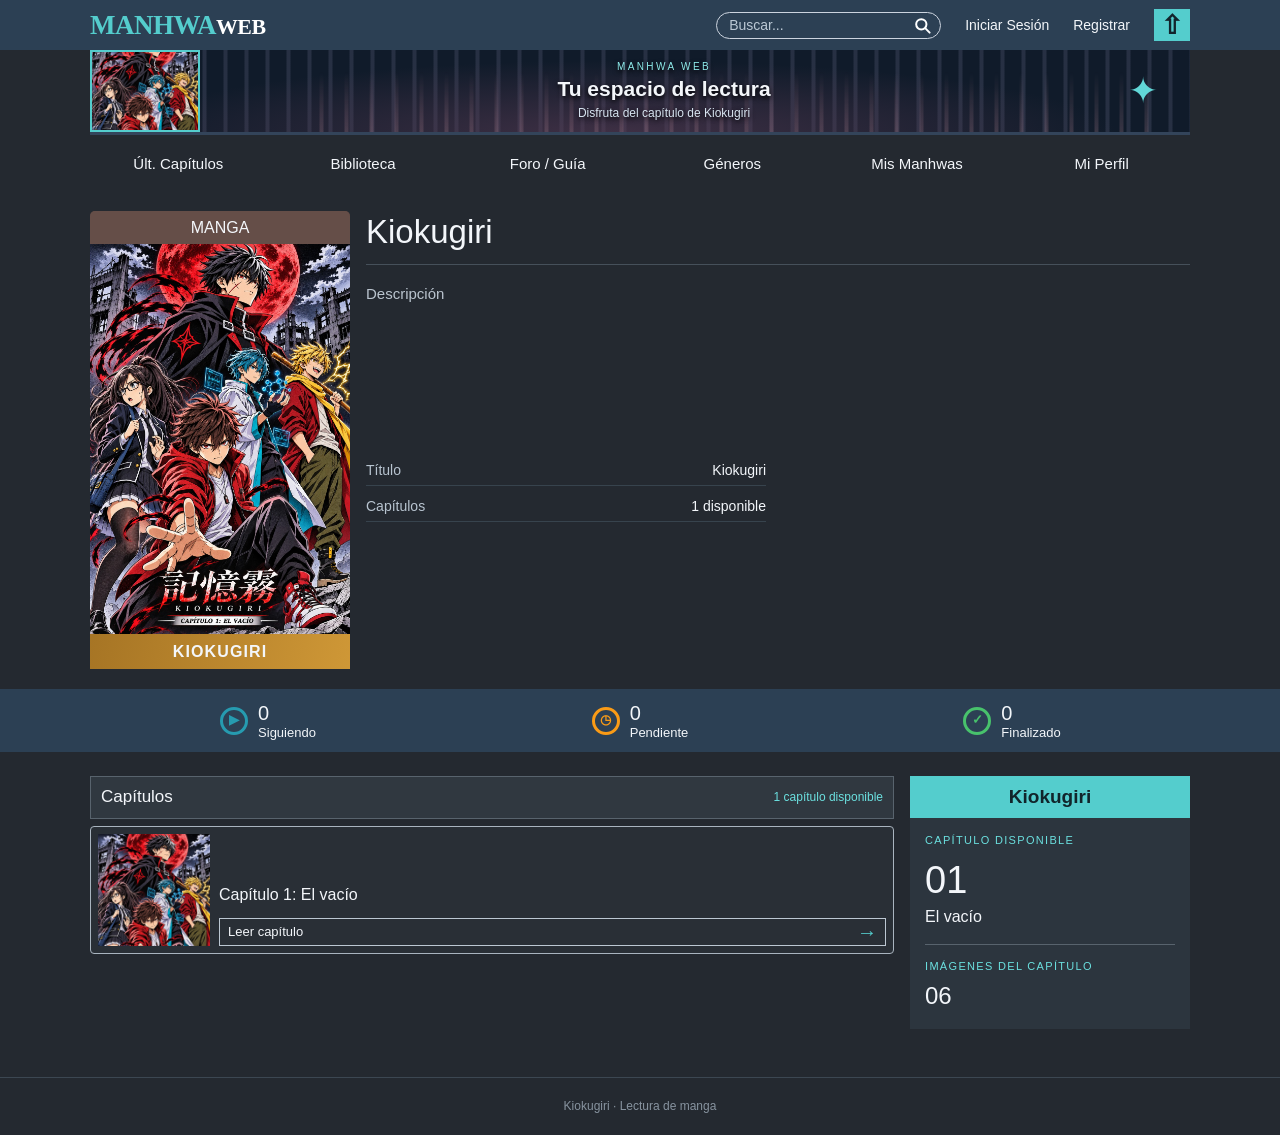
<file: index.html>
<!DOCTYPE html>
<html lang="es">
<head>
  <meta charset="UTF-8">
  <meta name="viewport" content="width=device-width, initial-scale=1.0">
  <meta name="theme-color" content="#2c4054">
  <meta name="description" content="Ficha del manga Kiokugiri y acceso al capítulo 1.">
  <title>Kiokugiri | Manhwa Web</title>
  <link rel="stylesheet" href="styles.css">
</head>
<body>
  <!-- ENCABEZADO -->
  <header class="topbar">
    <div class="container topbar-inner">
      <div class="brand" aria-label="Manhwa Web">
        <span>MANHWA</span><strong>WEB</strong>
      </div>
      <div class="topbar-right">
        <!-- Elementos visuales para mantener el estilo de la referencia. -->
        <div class="search-display" aria-hidden="true">
          <span>Buscar...</span>
          <svg viewBox="0 0 24 24" width="19" height="19" fill="none" stroke="currentColor" stroke-width="2.5" stroke-linecap="round" stroke-linejoin="round">
            <circle cx="10.5" cy="10.5" r="6.5"></circle>
            <path d="m16 16 5 5"></path>
          </svg>
        </div>
        <span class="topbar-label">Iniciar Sesión</span>
        <span class="topbar-label">Registrar</span>
        <span class="topbar-icon" aria-hidden="true">⇧</span>
      </div>
    </div>
  </header>

  <div class="container">
    <!-- BANNER DECORATIVO; NO REQUIERE AUDIO NI INTERNET -->
    <section class="banner" aria-label="Sección de manga">
      <img src="assets/portada.png" alt="Miniatura de Kiokugiri" class="banner-cover">
      <div class="banner-message">
        <span class="banner-eyebrow">MANHWA WEB</span>
        <strong>Tu espacio de lectura</strong>
        <span class="banner-subtext">Disfruta del capítulo de Kiokugiri</span>
      </div>
      <span class="banner-decor" aria-hidden="true">✦</span>
    </section>

    <!-- MENÚ VISUAL: no contiene enlaces adicionales -->
    <nav class="site-nav" aria-label="Secciones de la página">
      <span>Últ. Capítulos</span>
      <span>Biblioteca</span>
      <span>Foro / Guía</span>
      <span>Géneros</span>
      <span>Mis Manhwas</span>
      <span>Mi Perfil</span>
    </nav>

    <!-- FICHA DEL MANGA -->
    <main id="contenido">
      <section class="manga-profile">
        <div class="cover-card">
          <div class="cover-card-top">MANGA</div>
          <img class="main-cover" src="assets/portada.png" alt="Portada del manga Kiokugiri">
          <div class="cover-card-bottom">KIOKUGIRI</div>
        </div>

        <div class="manga-info">
          <h1>Kiokugiri</h1>
          <div class="manga-rule"></div>
          <h2 class="small-heading">Descripción</h2>
          <!-- La descripción queda intencionalmente vacía. -->
          <div class="description-space"></div>
          <div class="details">
            <div class="detail-item"><span class="detail-label">Título</span><strong>Kiokugiri</strong></div>
            <div class="detail-item"><span class="detail-label">Capítulos</span><strong>1 disponible</strong></div>
          </div>
        </div>
      </section>
    </main>
  </div>

  <!-- FRANJA ESTADÍSTICA INSPIRADA EN LA REFERENCIA -->
  <section class="stats-band" aria-label="Indicadores de lectura">
    <div class="container stats-list">
      <div class="stat"><span class="stat-icon cyan">▶</span><span><strong>0</strong><small>Siguiendo</small></span></div>
      <div class="stat"><span class="stat-icon amber">◷</span><span><strong>0</strong><small>Pendiente</small></span></div>
      <div class="stat"><span class="stat-icon green">✓</span><span><strong>0</strong><small>Finalizado</small></span></div>
    </div>
  </section>

  <!-- ÚNICO ENLACE DE ESTA PÁGINA: CAPÍTULO 1 -->
  <section class="container chapters-layout" aria-labelledby="chapters-title">
    <div class="chapters-column">
      <div class="chapters-heading">
        <h2 id="chapters-title">Capítulos</h2>
        <span>1 capítulo disponible</span>
      </div>
      <a class="chapter-link" href="capitulo1.html" aria-label="Leer Kiokugiri capítulo 1: El vacío">
        <img src="assets/portada.png" alt="" class="chapter-thumbnail">
        <div class="chapter-description">
          <div class="chapter-title">Capítulo 1: El vacío</div>
          <div class="chapter-bottom">
            <span>Leer capítulo</span>
            <span class="chapter-arrow" aria-hidden="true">→</span>
          </div>
        </div>
      </a>
    </div>
    <aside class="sidebar" aria-label="Acerca de esta obra">
      <div class="sidebar-title">Kiokugiri</div>
      <div class="sidebar-body">
        <span class="sidebar-subtitle">CAPÍTULO DISPONIBLE</span>
        <strong>01</strong>
        <p>El vacío</p>
        <div class="sidebar-divider"></div>
        <span class="sidebar-subtitle">IMÁGENES DEL CAPÍTULO</span>
        <strong class="image-count">06</strong>
      </div>
    </aside>
  </section>
  <footer class="footer">Kiokugiri · Lectura de manga</footer>
</body>
</html>
</file>
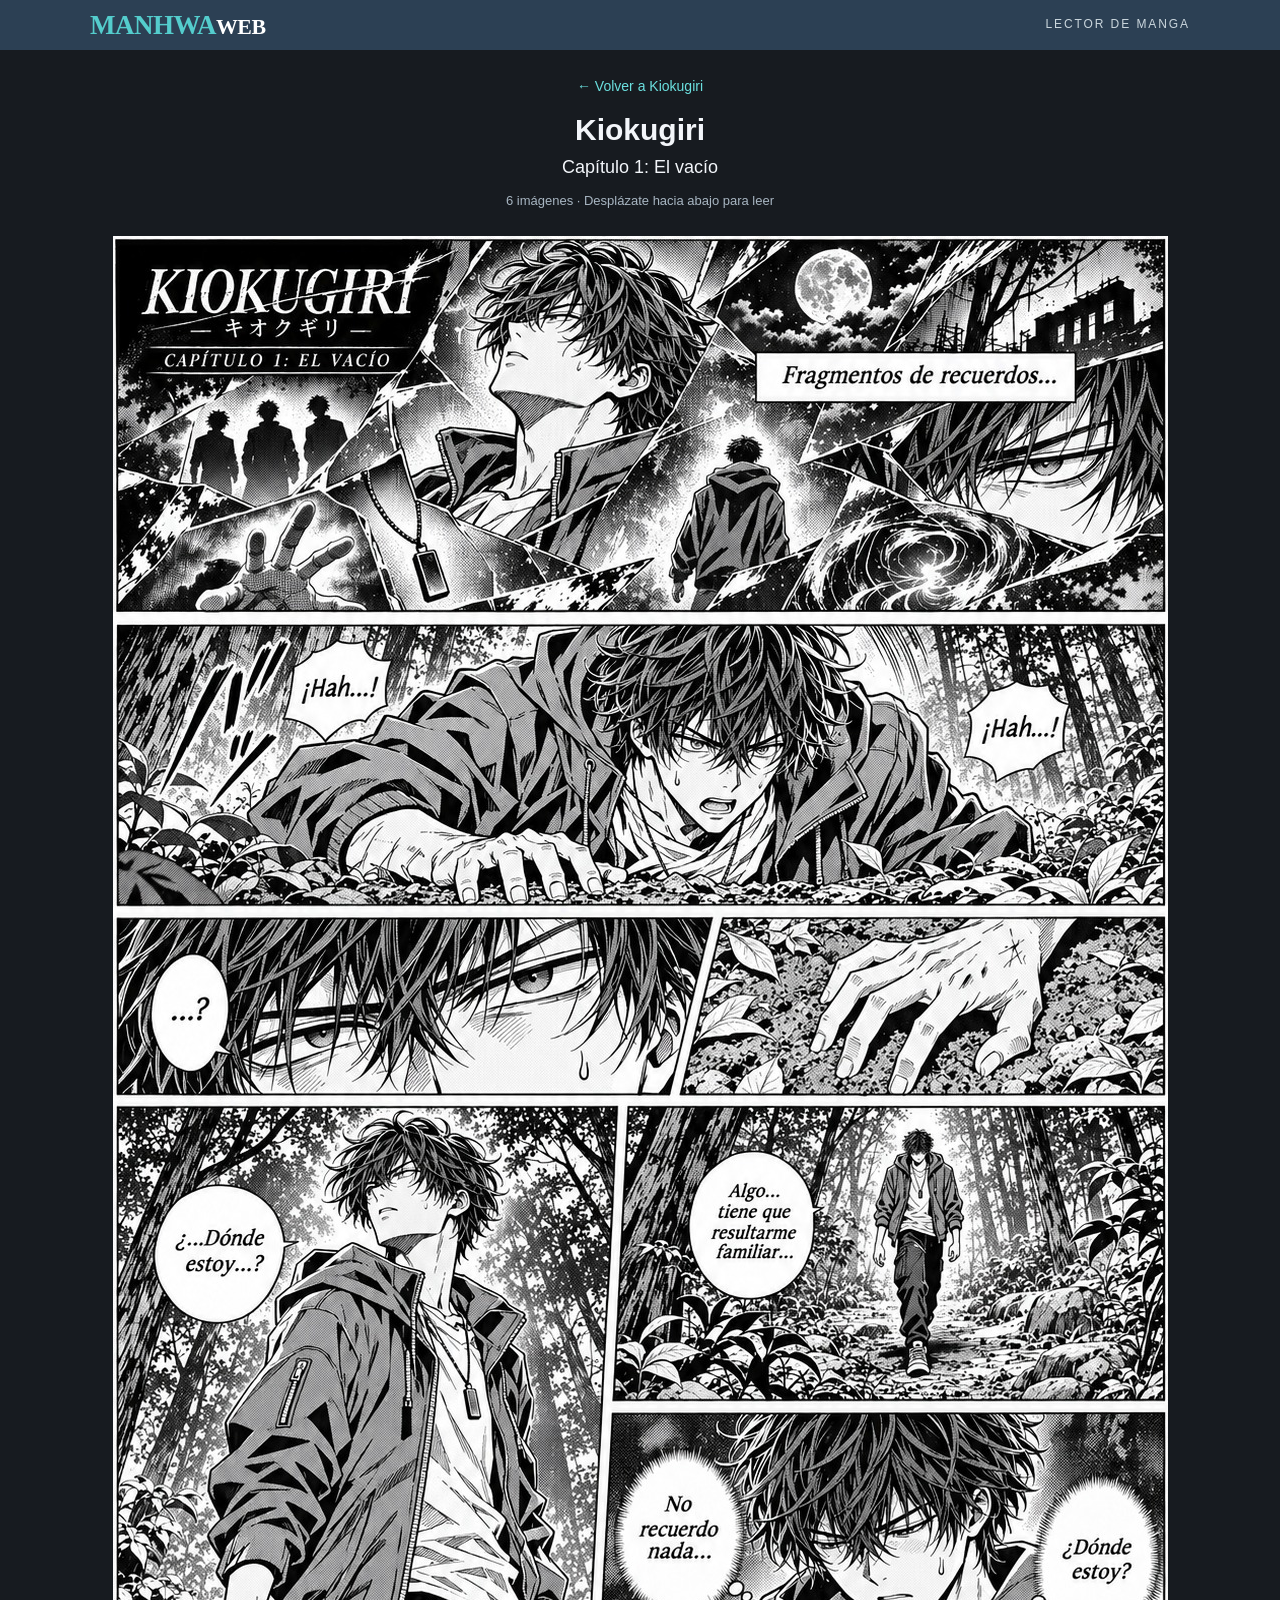
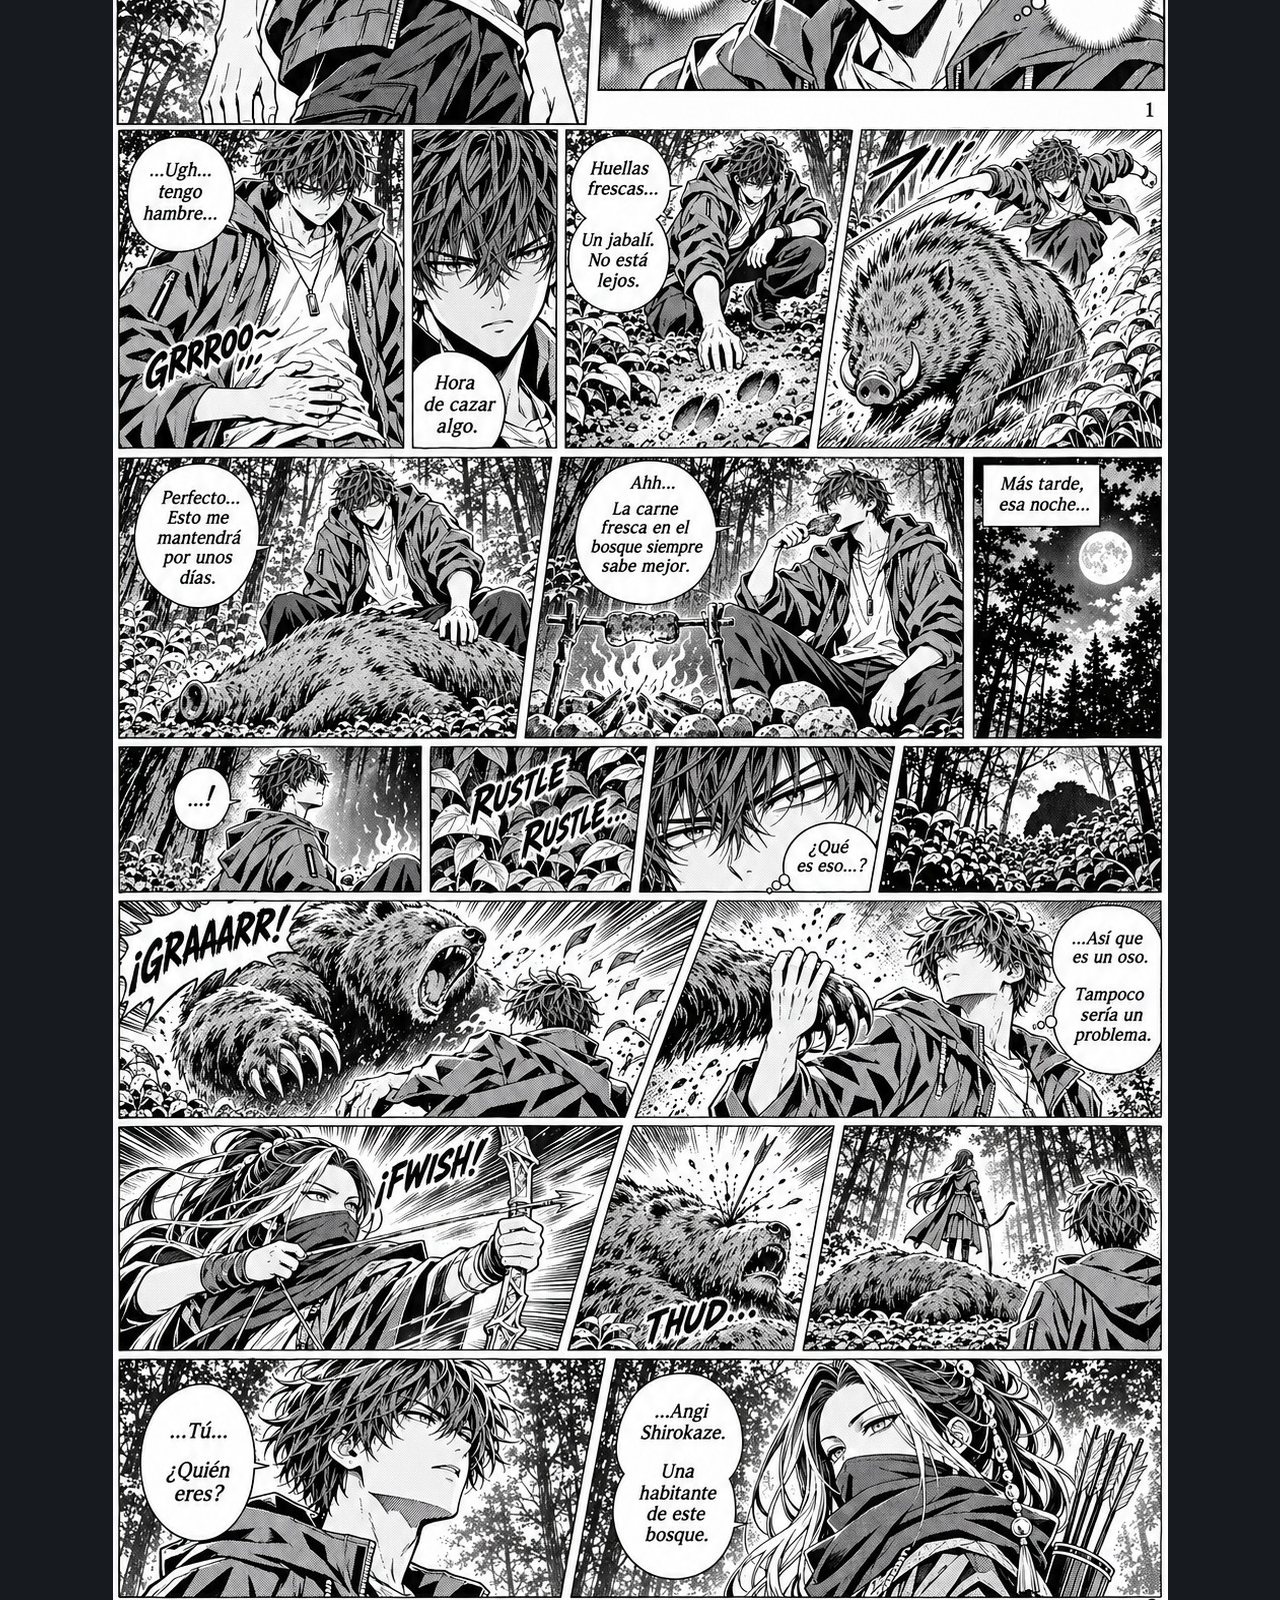
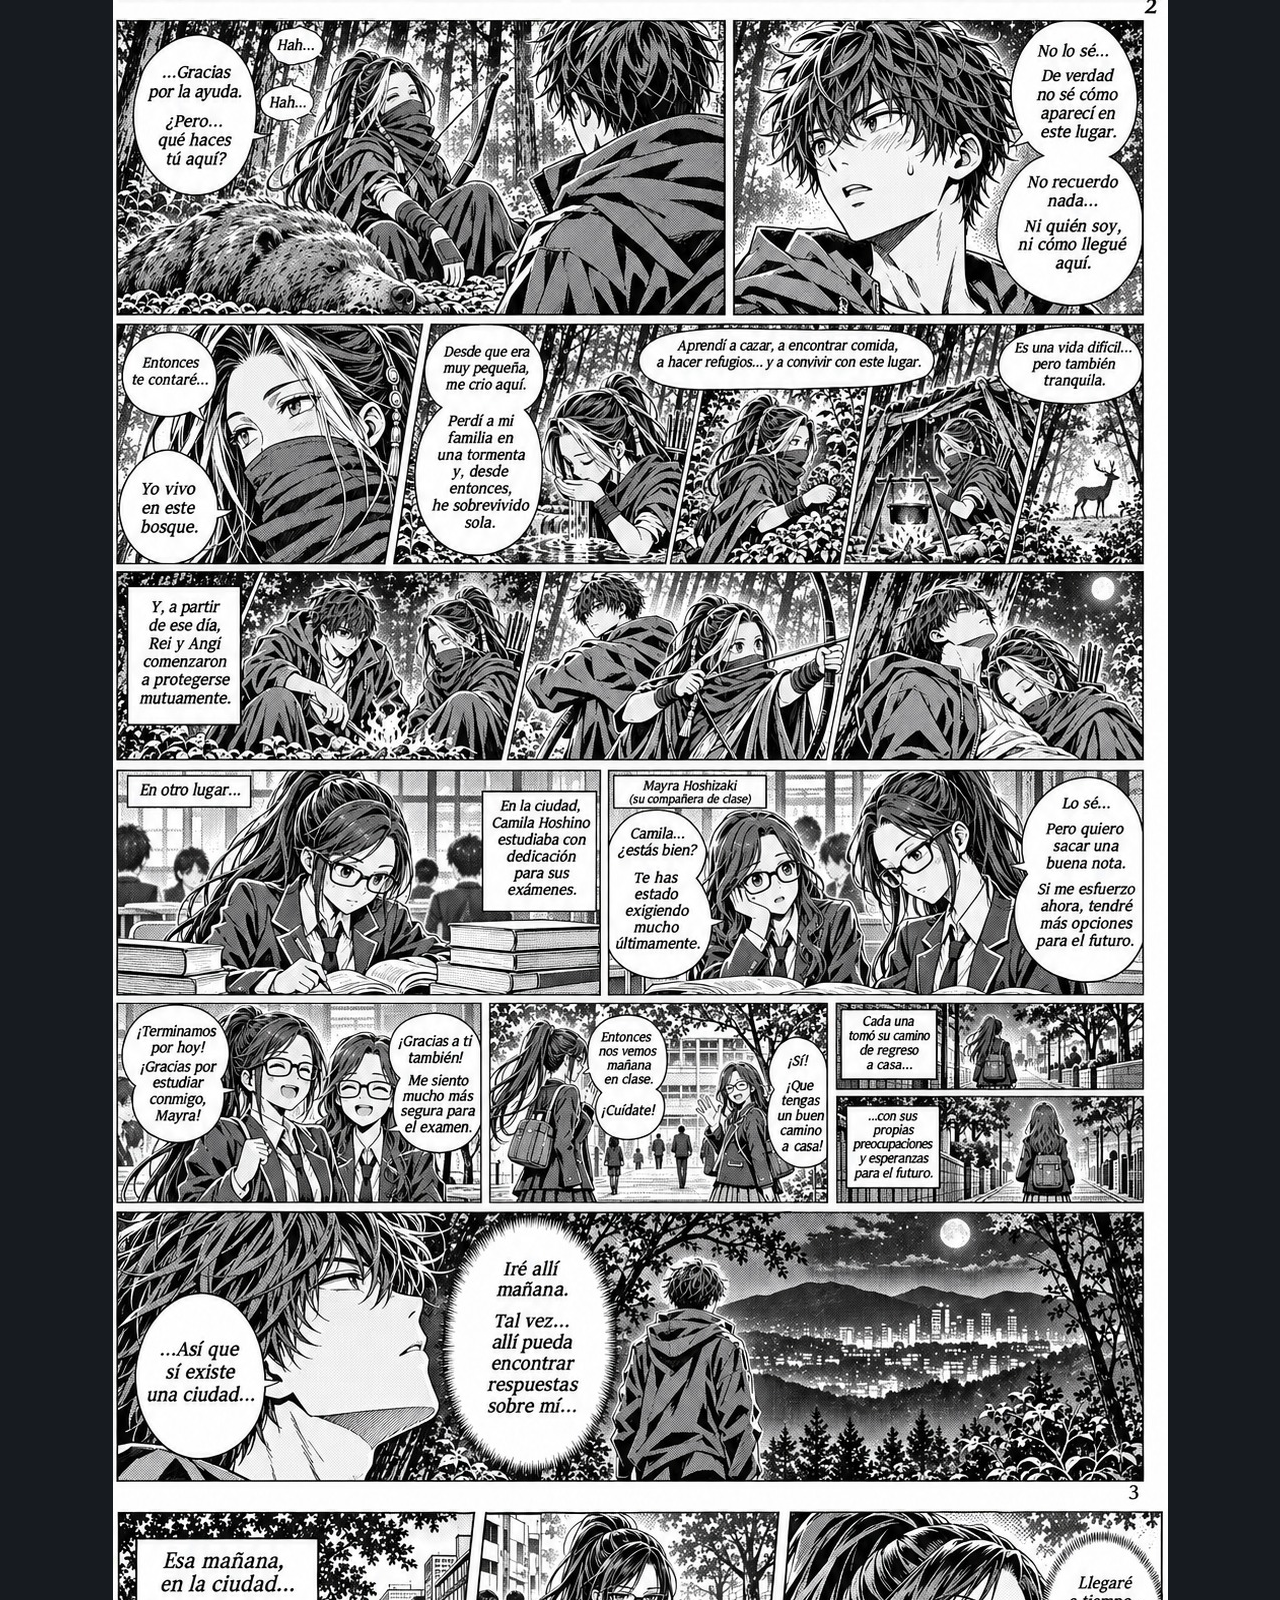
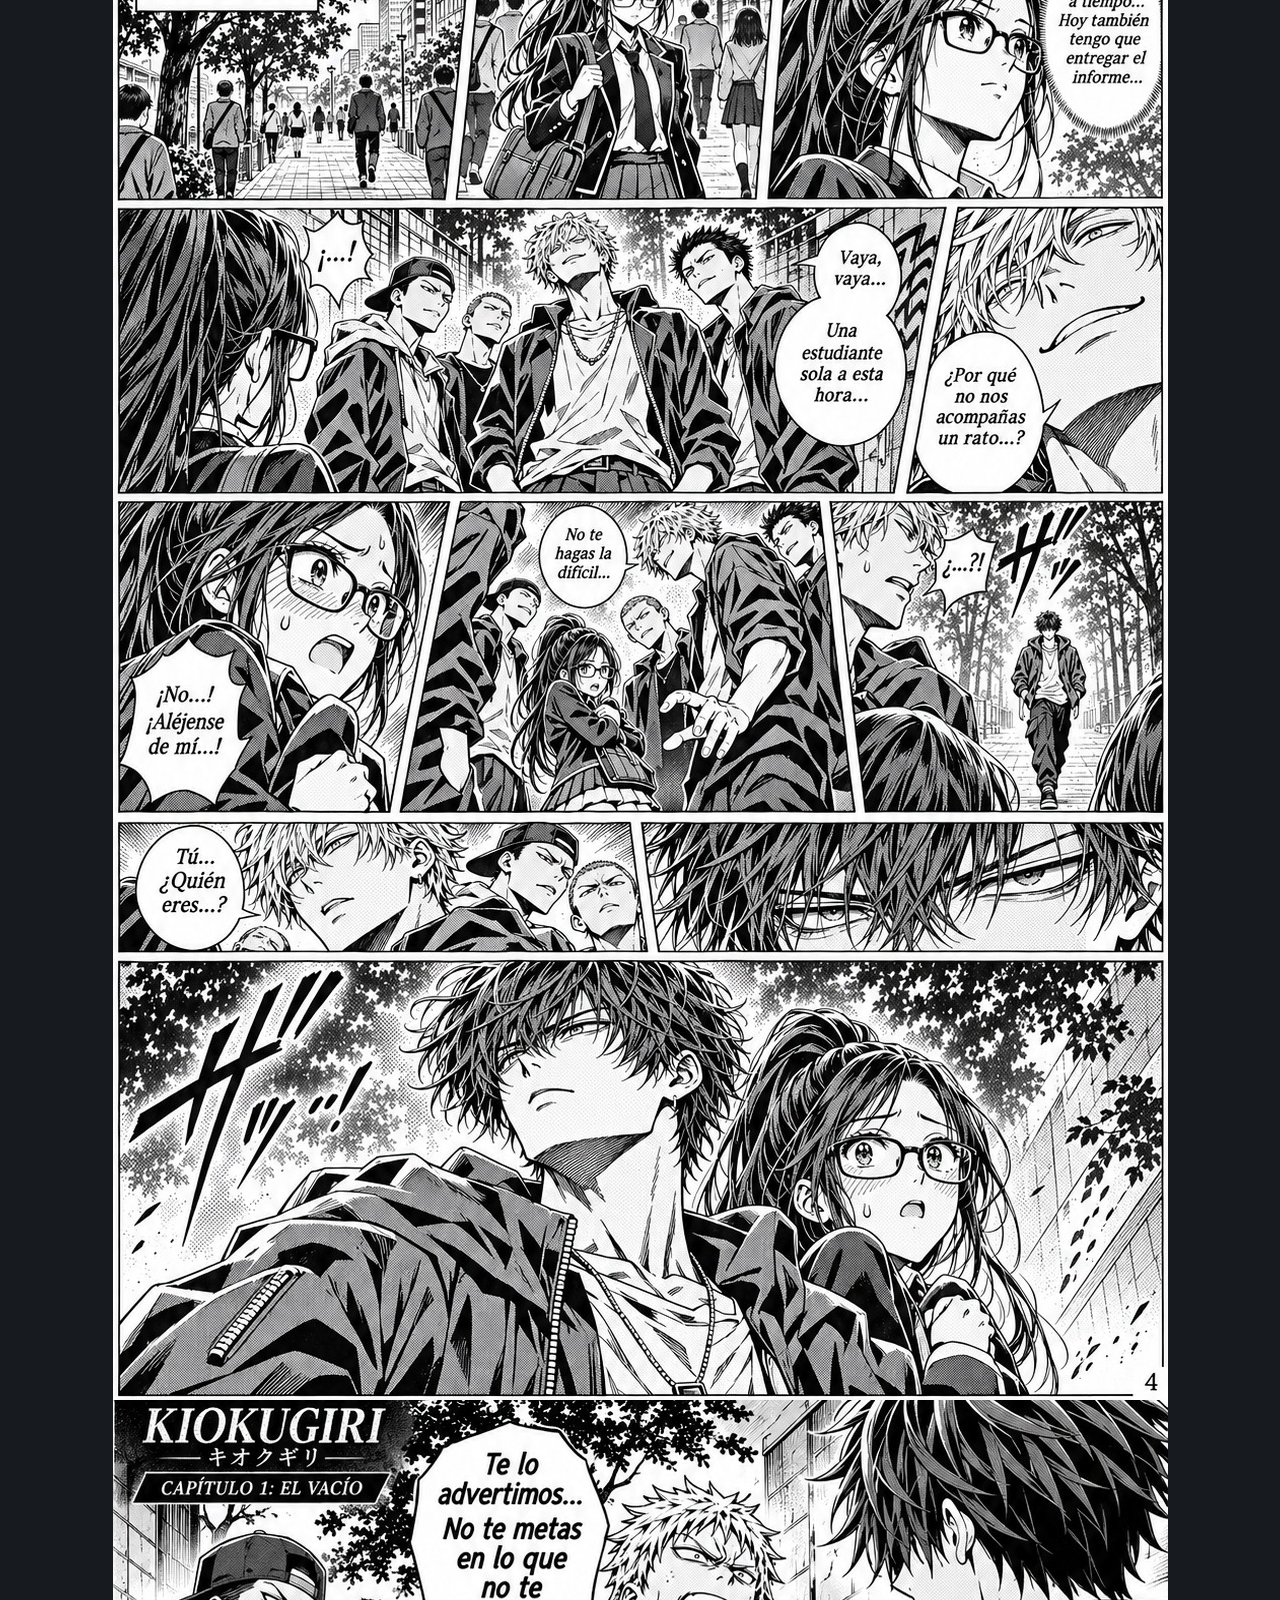
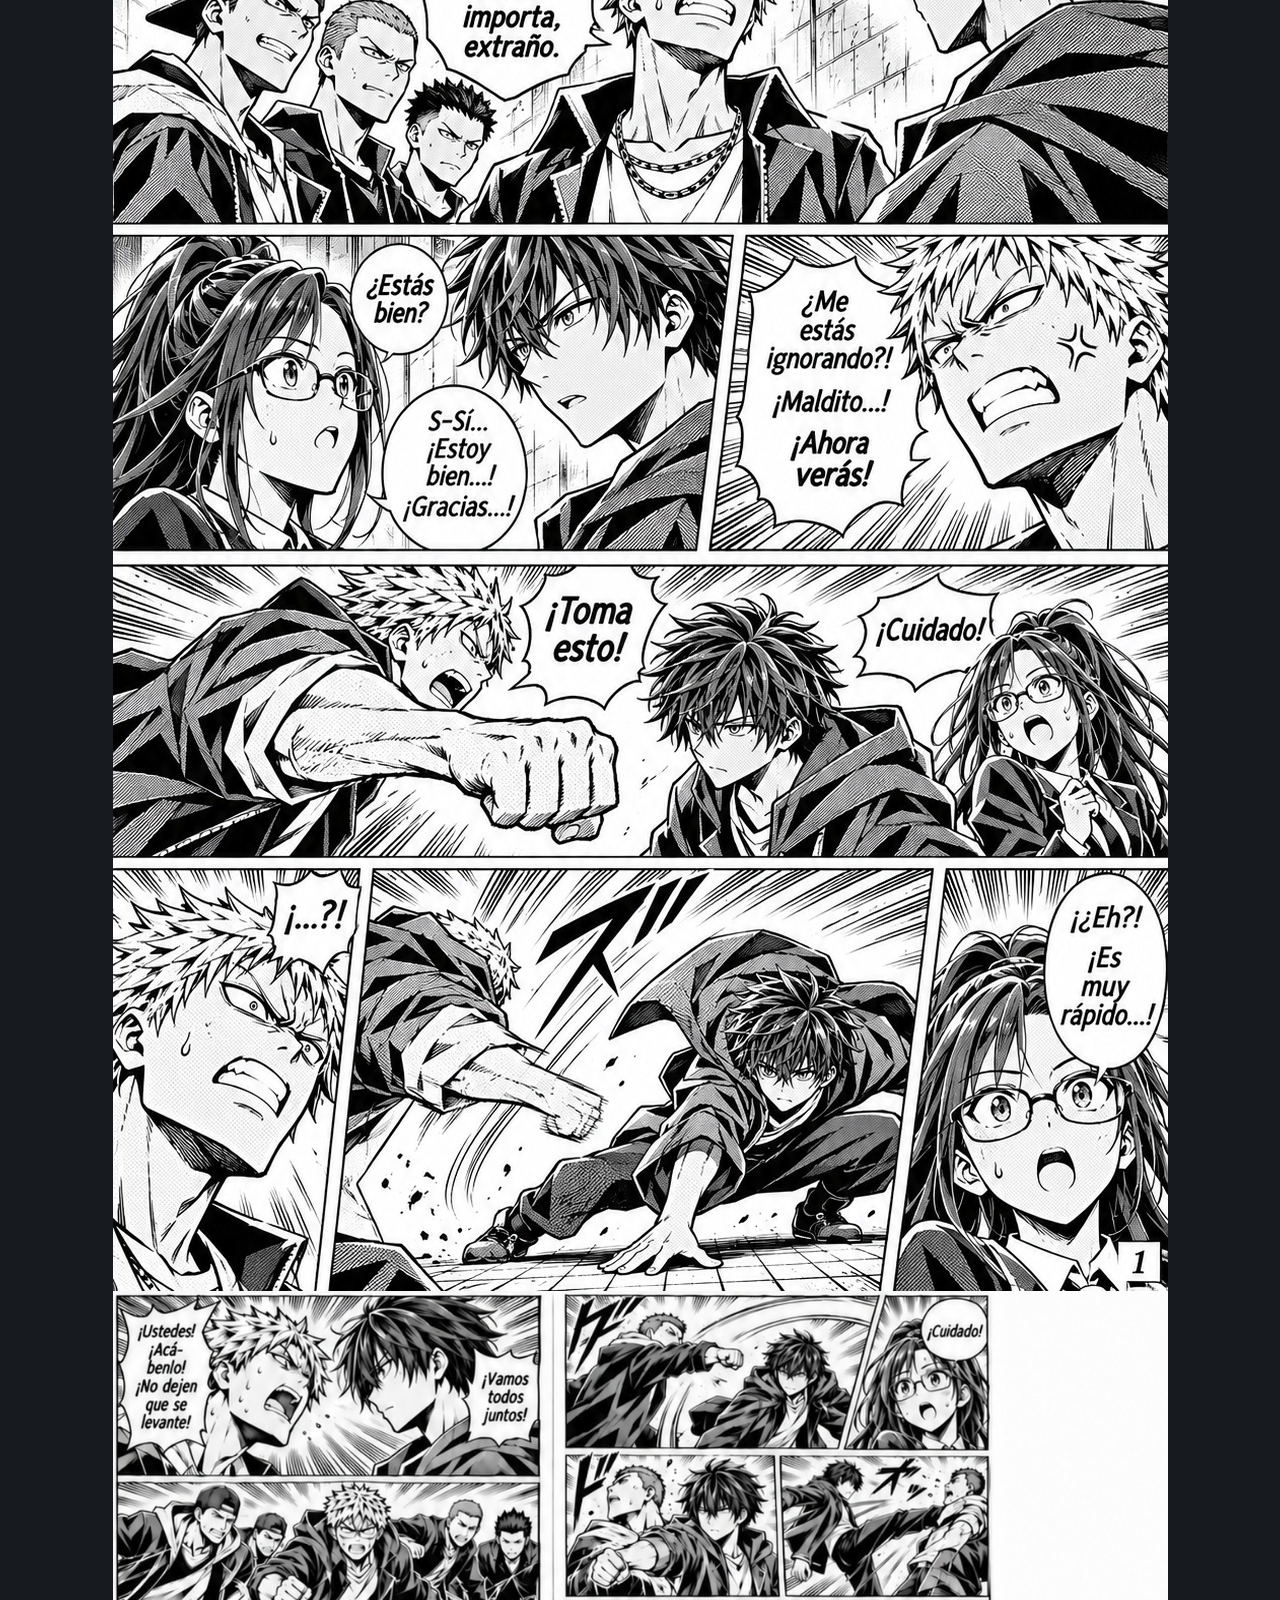
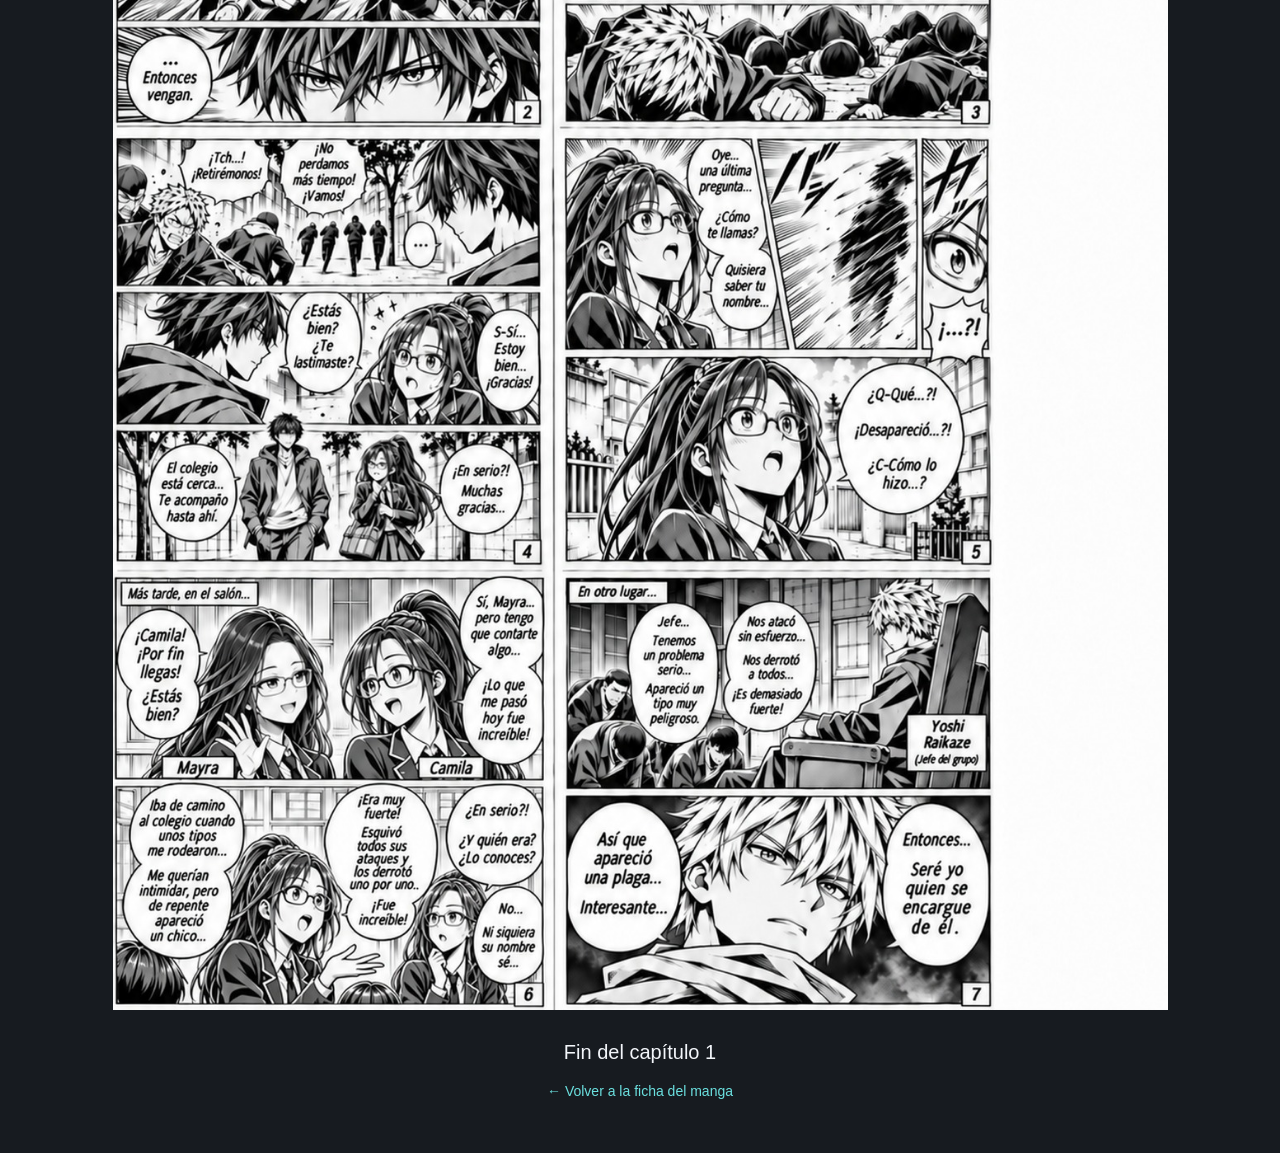
<file: capitulo1.html>
<!DOCTYPE html>
<html lang="es">
<head>
  <meta charset="UTF-8">
  <meta name="viewport" content="width=device-width, initial-scale=1.0">
  <meta name="theme-color" content="#2c4054">
  <title>Kiokugiri — Capítulo 1: El vacío</title>
  <link rel="stylesheet" href="styles.css">
</head>
<body class="reader-page">
  <header class="topbar">
    <div class="container topbar-inner">
      <div class="brand" aria-label="Manhwa Web">
        <span>MANHWA</span><strong>WEB</strong>
      </div>
      <span class="reader-header-label">LECTOR DE MANGA</span>
    </div>
  </header>

  <main>
    <div class="reader-top container">
      <a class="back-link" href="index.html">← Volver a Kiokugiri</a>
      <h1>Kiokugiri</h1>
      <p>Capítulo 1: El vacío</p>
      <span class="reader-count">6 imágenes · Desplázate hacia abajo para leer</span>
    </div>

    <!-- Las seis imágenes aparecen exactamente en el orden enviado. -->
    <div class="manga-reader" aria-label="Imágenes del capítulo 1 de Kiokugiri">
      <img src="assets/pagina-01.png" alt="Kiokugiri, capítulo 1, imagen 1" width="1055" height="1491" fetchpriority="high">
      <img src="assets/pagina-02.png" alt="Kiokugiri, capítulo 1, imagen 2" width="1055" height="1491" loading="lazy">
      <img src="assets/pagina-03.png" alt="Kiokugiri, capítulo 1, imagen 3" width="1055" height="1491" loading="lazy">
      <img src="assets/pagina-04.png" alt="Kiokugiri, capítulo 1, imagen 4" width="1055" height="1491" loading="lazy">
      <img src="assets/pagina-05.png" alt="Kiokugiri, capítulo 1, imagen 5" width="1055" height="1491" loading="lazy">
      <img src="assets/pagina-06.png" alt="Kiokugiri, capítulo 1, imagen 6" width="1280" height="1600" loading="lazy">
    </div>

    <div class="reader-bottom container">
      <p>Fin del capítulo 1</p>
      <a href="index.html" class="back-link">← Volver a la ficha del manga</a>
    </div>
  </main>
</body>
</html>
</file>
<file: styles.css>
/* ===========================================
   KIOKUGIRI | ESTILOS GENERALES
   Modifica las variables para cambiar colores.
   =========================================== */
:root {
  --bg: #242930;
  --surface: #292f36;
  --surface-dark: #20262c;
  --header: #2c4054;
  --accent: #54cdcd;
  --accent-light: #6be0df;
  --text: #f3f6fa;
  --muted: #bac4ce;
  --line: #58636d;
  --green: #48c26c;
  --orange: #fa9b16;
}

* { box-sizing: border-box; }
html { scroll-behavior: smooth; }
body {
  margin: 0;
  background: var(--bg);
  color: var(--text);
  font-family: Arial, Helvetica, sans-serif;
  line-height: 1.45;
}
img { display: block; max-width: 100%; }
a { color: inherit; }
.container { width: min(1100px, calc(100% - 32px)); margin-inline: auto; }

/* 1. BARRA SUPERIOR */
.topbar { background: var(--header); min-height: 50px; }
.topbar-inner { min-height: 50px; display: flex; justify-content: space-between; align-items: center; gap: 25px; }
.brand { font: bold 27px/1 Georgia, 'Times New Roman', serif; white-space: nowrap; letter-spacing: -.5px; }
.brand span { color: var(--accent); }
.brand strong { color: #fff; font-size: .81em; }
.topbar-right { display: flex; align-items: center; gap: 24px; font-size: 14px; }
.search-display {
  display: flex; justify-content: space-between; align-items: center;
  border: 1px solid #ccd4df; border-radius: 20px;
  color: #bbc8d5; width: 225px; height: 27px; padding: 0 8px 0 12px;
}
.search-display svg { color: white; }
.topbar-label { white-space: nowrap; }
.topbar-icon { background: var(--accent); color: #12242c; font-weight: bold; font-size: 26px; line-height: 1; padding: 3px 7px; }

/* 2. BANNER DE CABECERA */
.banner {
  min-height: 82px; display: flex; align-items: center; overflow: hidden;
  position: relative; isolation: isolate;
  background:
    radial-gradient(ellipse at 48% 105%, #583b53aa 0, transparent 62%),
    repeating-linear-gradient(90deg, #101b2a 0 7px, #273043 8px 11px, #101b2a 12px 21px),
    #172334;
  border-bottom: 3px solid #33445a;
}
.banner:before {
  content: ''; position: absolute; inset: 12px 3% 0 20%; z-index: -1;
  background: repeating-linear-gradient(90deg, transparent 0 9px, #b0849340 10px 13px, transparent 14px 25px);
  mask-image: linear-gradient(0deg, black, transparent 86%);
}
.banner-cover { align-self: stretch; width: 110px; height: 82px; object-fit: cover; object-position: center 25%; border: 2px solid var(--accent); }
.banner-message { flex: 1; display: flex; align-items: center; flex-direction: column; gap: 0; text-align: center; padding: 5px 15px; text-shadow: 0 2px 5px #000; }
.banner-eyebrow { color: #8eebeb; font-size: 10px; letter-spacing: .24em; }
.banner-message strong { font-size: clamp(17px, 2vw, 21px); font-weight: 600; }
.banner-subtext { color: #d7e4f0; font-size: 12px; }
.banner-decor { font-size: 36px; color: #61d7d7; margin-right: 32px; }

/* 3. MENÚ VISUAL */
.site-nav { display: grid; grid-template-columns: repeat(6, 1fr); justify-items: center; align-items: center; min-height: 58px; gap: 8px; font-size: 15px; }
.site-nav span { text-align: center; }

/* 4. FICHA DE KIOKUGIRI */
.manga-profile { display: grid; grid-template-columns: 260px minmax(0, 1fr); gap: 16px; padding: 18px 0 20px; min-height: 410px; }
.cover-card { align-self: start; overflow: hidden; border-radius: 5px 5px 0 0; background: #4b3b38; }
.cover-card-top { background: #654e48; text-align: center; padding: 5px; font-size: 16px; }
.main-cover { width: 100%; aspect-ratio: 2/3; object-fit: cover; object-position: center 18%; }
.cover-card-bottom { background: linear-gradient(100deg, #ad7923ee, #e2a536de); text-align: center; font-weight: bold; letter-spacing: .07em; padding: 6px; }
.manga-info { padding: 0 0 0 0; }
.manga-info h1 { font-size: clamp(28px, 3vw, 33px); line-height: 1.18; font-weight: 400; margin: 2px 0 12px; }
.manga-rule { width: 100%; height: 1px; background: #46505a; margin-bottom: 18px; }
.small-heading { font-size: 15px; font-weight: normal; margin: 0; color: var(--muted); }
.description-space { min-height: 155px; }
.details { display: grid; gap: 10px; max-width: 400px; font-size: 14px; }
.detail-item { display: flex; justify-content: space-between; border-bottom: 1px solid #37434d; padding-bottom: 5px; gap: 12px; }
.detail-label { color: #b8c4d0; }
.detail-item strong { font-weight: 500; }

/* 5. BARRA DE ESTADÍSTICAS */
.stats-band { background: var(--header); margin-top: 0; }
.stats-list { min-height: 63px; display: grid; grid-template-columns: repeat(3, 1fr); align-items: center; gap: 16px; }
.stat { display: flex; align-items: center; justify-content: center; gap: 10px; }
.stat > span:last-child { display: flex; flex-direction: column; line-height: 1.2; }
.stat strong { font-size: 20px; font-weight: 400; }
.stat small { font-size: 13px; }
.stat-icon { width: 28px; height: 28px; border: 3px solid currentColor; border-radius: 50%; display: grid; place-items: center; font-size: 13px; font-weight: 700; }
.cyan { color: #269bb0; } .amber { color: var(--orange); } .green { color: var(--green); }

/* 6. CAPÍTULOS: UN SOLO ENLACE AL CAPÍTULO 1 */
.chapters-layout { display: grid; grid-template-columns: minmax(0, 1fr) 280px; gap: 16px; padding-top: 24px; padding-bottom: 48px; }
.chapters-heading { display: flex; align-items: center; justify-content: space-between; gap: 10px; padding: 8px 10px; background: #303840; border: 1px solid var(--line); }
.chapters-heading h2 { margin: 0; font-size: 17px; font-weight: 500; }
.chapters-heading span { font-size: 12px; color: var(--accent-light); }
.chapter-link {
  display: flex; align-items: stretch; gap: 9px; margin-top: 7px; padding: 7px;
  background: var(--surface); border: 1px solid #a9b4bf; border-radius: 4px;
  text-decoration: none; transition: background .2s, border-color .2s, transform .2s;
}
.chapter-link:hover, .chapter-link:focus-visible { background: #343e47; border-color: var(--accent); transform: translateY(-2px); outline: none; }
.chapter-thumbnail { width: 112px; height: 112px; flex-shrink: 0; object-fit: cover; object-position: top; }
.chapter-description { min-width: 0; flex: 1; display: flex; flex-direction: column; justify-content: flex-end; }
.chapter-title { font-size: 16px; margin-bottom: 12px; }
.chapter-bottom { display: flex; justify-content: space-between; align-items: center; padding: 3px 8px; border: 1px solid #bcc7d2; font-size: 13px; }
.chapter-arrow { color: var(--accent); font-size: 20px; line-height: 1; }
.sidebar { background: #2c353e; align-self: start; }
.sidebar-title { background: var(--accent); color: #11252b; font-weight: 600; text-align: center; font-size: 19px; padding: 7px; }
.sidebar-body { padding: 15px; display: flex; flex-direction: column; gap: 4px; }
.sidebar-subtitle { color: var(--accent-light); font-size: 11px; letter-spacing: .12em; }
.sidebar-body strong { font-size: 38px; font-weight: 400; }
.sidebar-body p { margin: -7px 0 12px; }
.sidebar-divider { border-top: 1px solid var(--line); margin: 0 0 10px; }
.sidebar-body .image-count { font-size: 24px; }
.footer { text-align: center; color: #87939f; border-top: 1px solid #3c4752; padding: 20px; font-size: 12px; }

/* 7. LECTOR VERTICAL DEL CAPÍTULO */
.reader-page { background: #171b20; }
.reader-header-label { color: #cbd6dd; font-size: 12px; letter-spacing: .16em; }
.reader-top { text-align: center; padding-block: 24px 25px; }
.back-link { color: var(--accent-light); text-decoration: none; display: inline-block; margin-bottom: 12px; font-size: 14px; }
.back-link:hover, .back-link:focus-visible { text-decoration: underline; }
.reader-top h1 { margin: 0; font-size: 30px; font-weight: 600; }
.reader-top p { font-size: 18px; margin: 2px 0 8px; }
.reader-count { color: #a8b6c2; font-size: 13px; }
.manga-reader { width: min(1055px, 100%); margin-inline: auto; background: white; }
.manga-reader img { display: block; width: 100%; height: auto; margin: 0; }
.reader-bottom { text-align: center; padding-block: 28px 40px; }
.reader-bottom p { font-size: 20px; margin: 0 0 12px; }

/* 8. DISEÑO ADAPTABLE A TELÉFONOS */
@media (max-width: 820px) {
  .topbar-right { gap: 12px; }
  .topbar-label, .topbar-icon { display: none; }
  .site-nav { grid-template-columns: repeat(3, 1fr); padding-block: 10px; row-gap: 13px; font-size: 13px; }
  .chapters-layout { grid-template-columns: 1fr; }
  .sidebar { display: none; }
}
@media (max-width: 600px) {
  .container { width: min(100% - 24px, 1100px); }
  .topbar-inner { min-height: 56px; }
  .brand { font-size: 23px; }
  .search-display { width: 120px; font-size: 12px; }
  .banner { min-height: 67px; }
  .banner-cover { width: 70px; height: 67px; }
  .banner-subtext, .banner-decor { display: none; }
  .banner-message strong { font-size: 15px; }
  .site-nav { grid-template-columns: repeat(3, 1fr); }
  .manga-profile { grid-template-columns: 125px minmax(0,1fr); gap: 12px; padding-top: 8px; min-height: 0; }
  .cover-card-top, .cover-card-bottom { font-size: 11px; padding: 4px; }
  .main-cover { aspect-ratio: 2/3; }
  .manga-info h1 { font-size: 26px; margin-bottom: 10px; }
  .manga-rule { margin-bottom: 12px; }
  .description-space { min-height: 70px; }
  .details { gap: 6px; font-size: 12px; }
  .detail-item { flex-wrap: wrap; }
  .stats-list { gap: 8px; }
  .stat { gap: 6px; }
  .stat-icon { width: 23px; height: 23px; border-width: 2px; font-size: 10px; }
  .stat strong { font-size: 17px; }
  .stat small { font-size: 11px; }
  .chapters-layout { padding-top: 14px; }
  .chapter-thumbnail { width: 90px; height: 105px; }
  .chapter-title { font-size: 14px; }
  .reader-top h1 { font-size: 26px; }
  .reader-top p { font-size: 16px; }
}
</file>
